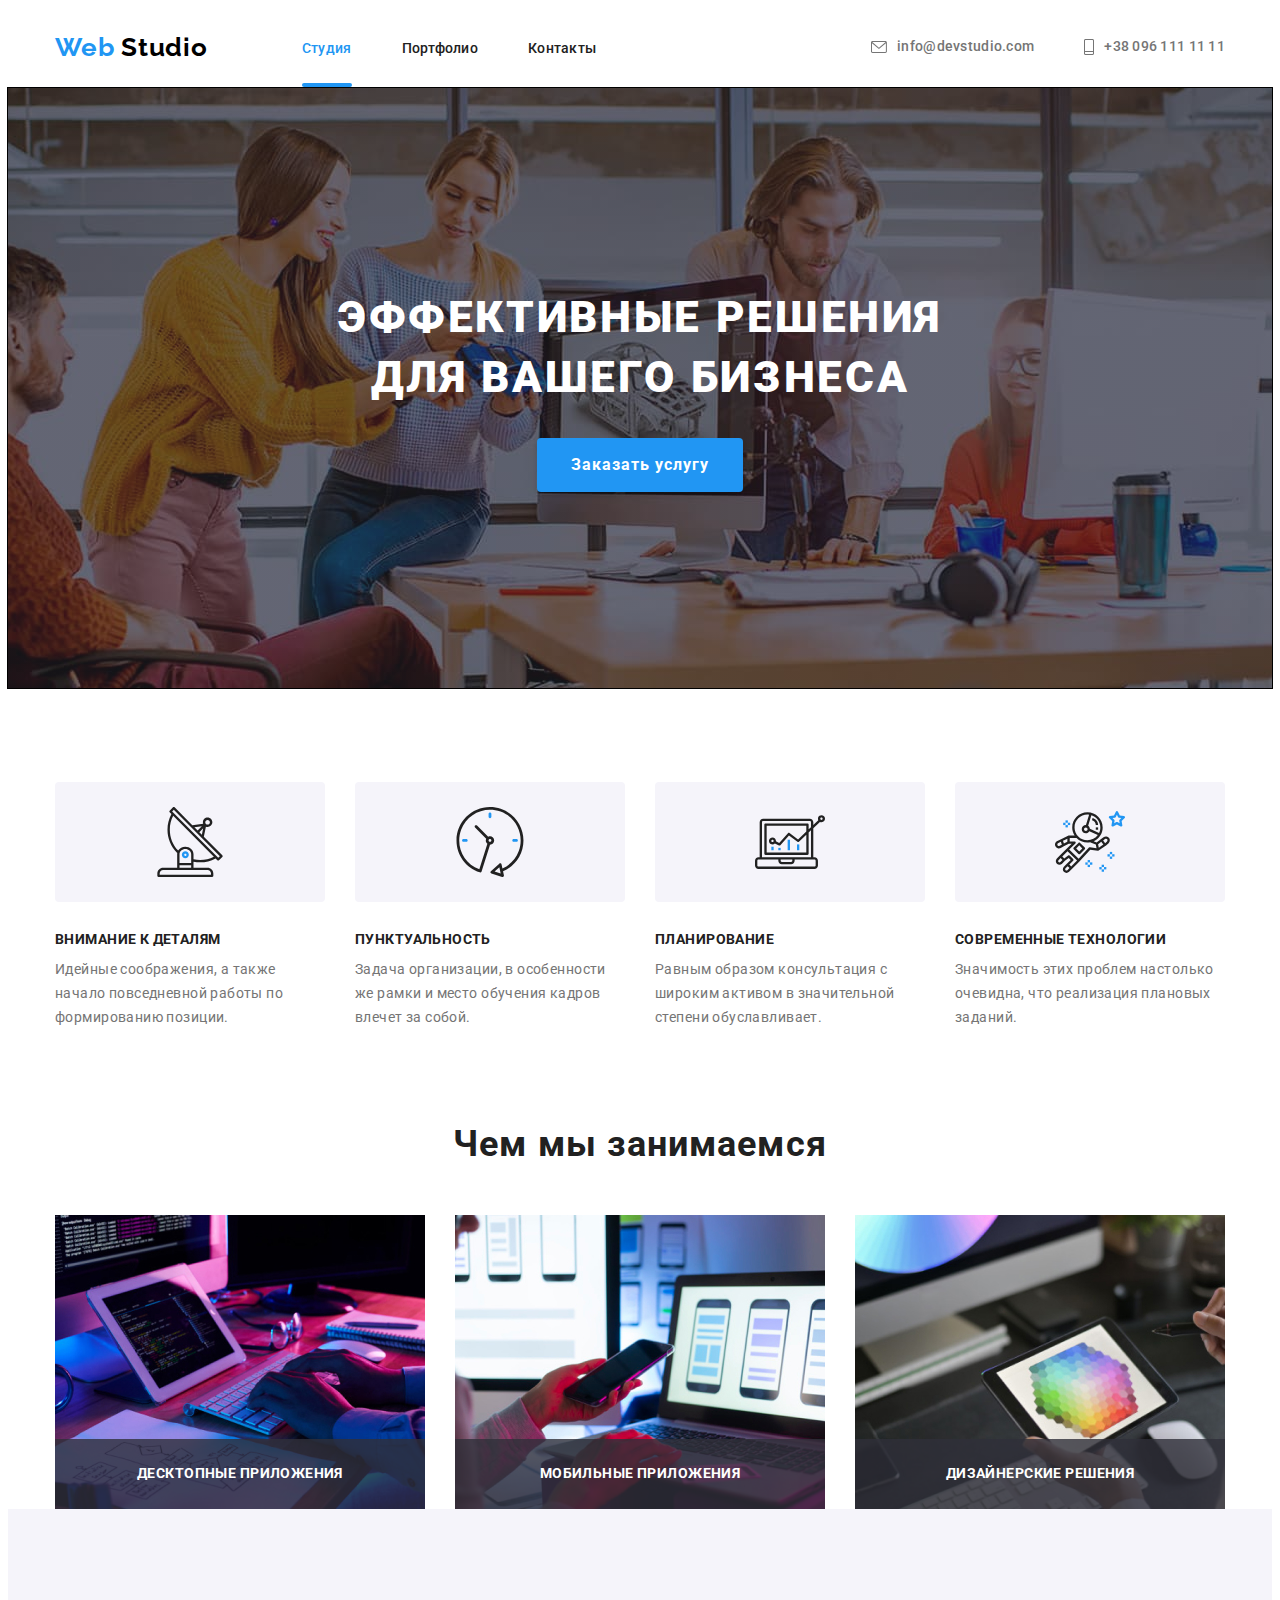
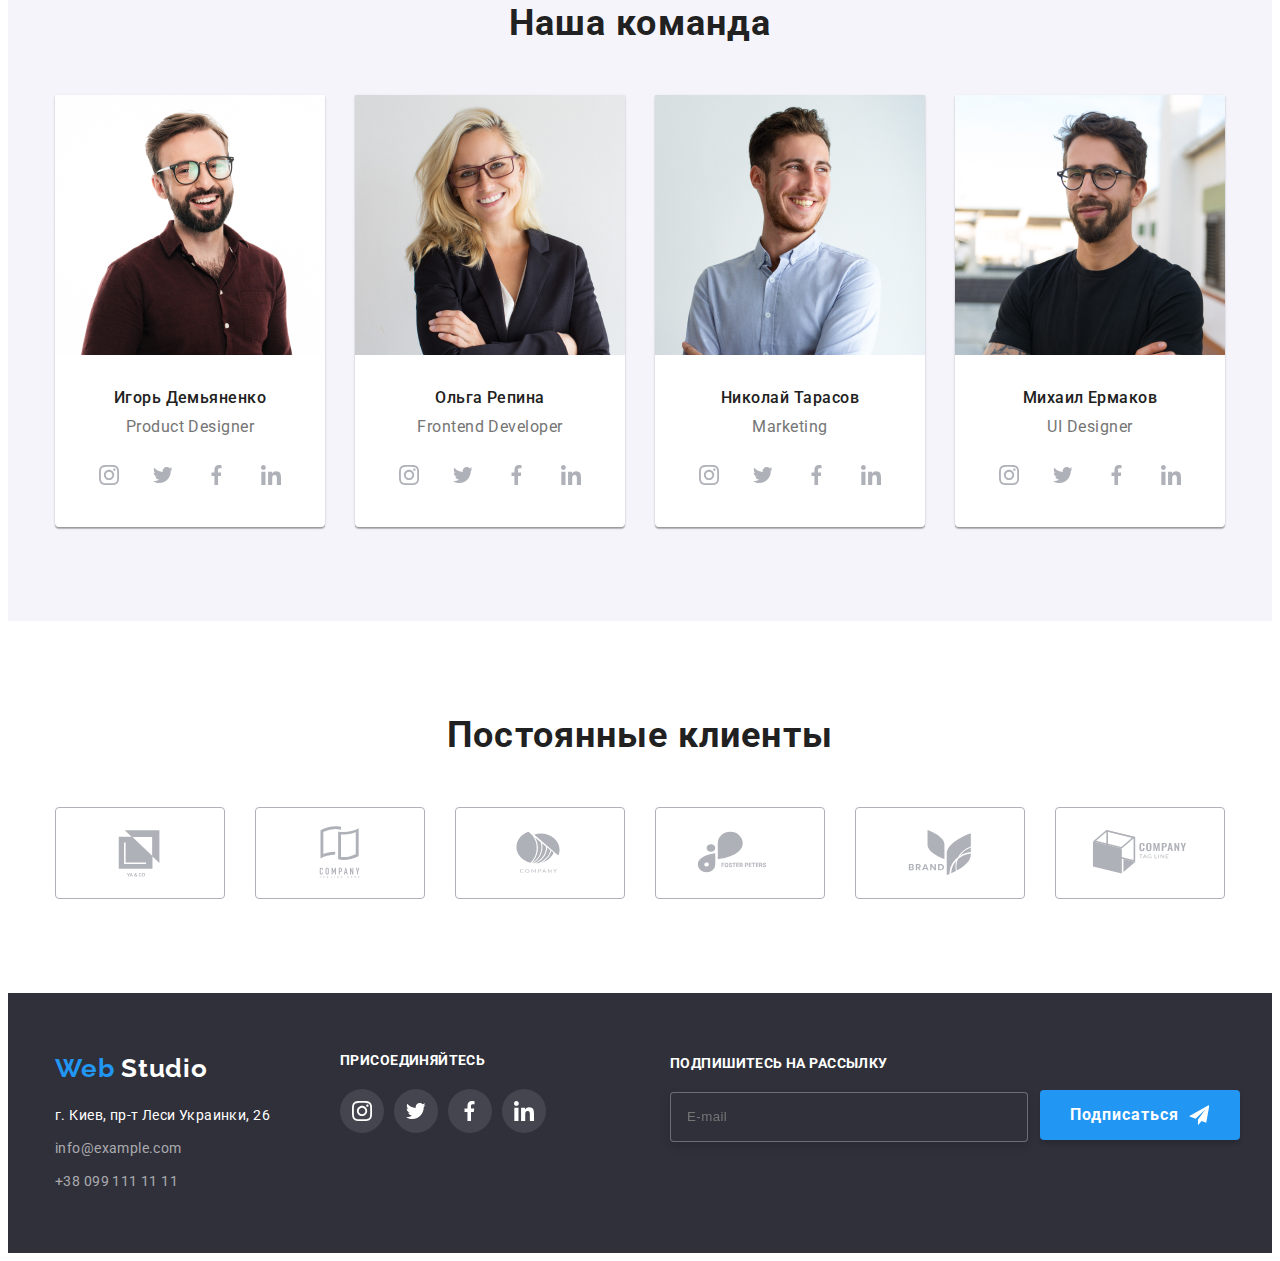
<file: index.html>
<!DOCTYPE html>
<html lang="ru">
	<head>
		<meta charset="UTF-8" />
		<meta http-equiv="X-UA-Compatible" content="IE=edge" />
		<meta name="viewport" content="width=device-width, initial-scale=1.0" />
		<title>Document</title>
		<link
			rel="stylesheet"
			href="https://cdnjs.cloudflare.com/ajax/libs/modern-normalize/1.1.0/modern-normalize.min.css"
			integrity="sha512-wpPYUAdjBVSE4KJnH1VR1HeZfpl1ub8YT/NKx4PuQ5NmX2tKuGu6U/JRp5y+Y8XG2tV+wKQpNHVUX03MfMFn9Q=="
			crossorigin="anonymous"
			referrerpolicy="no-referrer"
		/>
		<link rel="preconnect" href="https://fonts.googleapis.com" />
		<link rel="preconnect" href="https://fonts.gstatic.com" crossorigin />
		<link
			href="https://fonts.googleapis.com/css2?family=Raleway:wght@700&family=Roboto:wght@400;500;700;900&display=swap"
			rel="stylesheet"
		/>
		<link rel="stylesheet" href="css/main.min.css" />
	</head>
	<body>
		<!------------------------------ шапка страницы --------------------------->
		<header class="header">
			<div class="container header__box">
				<nav class="list header__nav">
					<a class="logo logo__header" href="#">
						<span class="logo__web">Web</span>
						<span class="logo__studio">Studio</span>
					</a>
					<ul class="site-nav list">
						<li class="site-nav__item"><a href="./index.html" class="link site-nav--pege">Студия</a></li>
						<li class="site-nav__item"><a href="./portfolio.html" class="link">Портфолио</a></li>
						<li class="site-nav__item"><a href="" class="link">Контакты</a></li>
					</ul>
				</nav>
				<ul class="list header-contact">
					<li class="header-contact__item">
						<a class="header-contact__nav" href="mailo:info@devstudio.com">
							<svg class="header-contact__icon" width="16" height="12">
								<use href="./image/icons.svg#icon-envelope"></use>
							</svg>
							info@devstudio.com
						</a>
					</li>
					<li class="header-contact__item">
						<a href="tel:+380961111111" class="header-contact__nav">
							<svg class="header-contact__icon" width="10" height="16">
								<use href="./image/icons.svg#icon-vector"></use>
							</svg>
							+38 096 111 11 11
						</a>
					</li>
				</ul>
			</div>
		</header>
		<main>
			<!------------------------------- Герой----------------------------->
			<section class="hero">
				<div class="container">
					<h1 class="hero__title">
						Эффективные решения
						<br />
						для вашего бизнеса
					</h1>
					<button type="button" class="hero__button btn" data-modal-open>Заказать услугу</button>
				</div>
			</section>
			<!------------------------------- Услуги ------------------------------->
			<section class="services-box container">
				<h2 class="visually-hidden">Услуги</h2>
				<ul class="services list">
					<li class="services__content">
						<div class="services-icon">
							<svg class="services-icon__img">
								<use href="./image/icons.svg#icon-antenna"></use>
							</svg>
						</div>
						<h3 class="services__subtitle">Внимание к деталям</h3>
						<p class="services__text">
							Идейные соображения, а также начало повседневной работы по формированию позиции.
						</p>
					</li>
					<li class="services__content">
						<div class="services-icon">
							<svg class="services-icon__img">
								<use href="./image/icons.svg#icon-clock"></use>
							</svg>
						</div>
						<h3 class="services__subtitle">Пунктуальность</h3>
						<p class="services__text">
							Задача организации, в особенности же рамки и место обучения кадров влечет за собой.
						</p>
					</li>
					<li class="services__content">
						<div class="services-icon">
							<svg class="services-icon__img">
								<use href="./image/icons.svg#icon-diagram"></use>
							</svg>
						</div>
						<h3 class="services__subtitle">Планирование</h3>
						<p class="services__text">
							Равным образом консультация с широким активом в значительной степени обуславливает.
						</p>
					</li>
					<li class="services__content">
						<div class="services-icon">
							<svg class="services-icon__img">
								<use href="./image/icons.svg#icon-astronaut"></use>
							</svg>
						</div>
						<h3 class="services__subtitle">Современные технологии</h3>
						<p class="services__text">Значимость этих проблем настолько очевидна, что реализация плановых заданий.</p>
					</li>
				</ul>
			</section>
			<!-----------------------------Чем мы занимаемся --------------------------------->
			<section class="description">
				<div class="container">
					<h2 class="description__title">Чем мы занимаемся</h2>
					<ul class="description__box list">
						<li class="description-img">
							<a href="">
								<img src="./image/computer.jpg" alt="человек печатает на ноутбуке" width="370" />
								<div class="description-img__item">
									<p class="description-img__text">Десктопные приложения</p>
								</div>
							</a>
						</li>
						<li class="description-img">
							<a href="">
								<img src="./image/phone.jpg" alt="девушка с телефоном в руках" width="370" />
								<div class="description-img__item">
									<p class="description-img__text">Мобильные приложения</p>
								</div>
							</a>
						</li>
						<li class="description-img">
							<a href="">
								<img src="./image/table.jpg" alt="рисунок на планшете" width="370" />
								<div class="description-img__item">
									<p class="description-img__text">Дизайнерские решения</p>
								</div>
							</a>
						</li>
					</ul>
				</div>
			</section>
			<!----------------------------------команда ----------------------------------->
			<section class="command">
				<div class="container">
					<h2 class="command__title">Наша команда</h2>
					<ul class="command__box list">
						<li class="command__content">
							<img src="./image/Igor.jpg" alt="Портрет Игорь Демьяненко" width="270" />
							<div class="command__holder">
								<h3 class="command__item">Игорь Демьяненко</h3>
								<p lang="en" class="command__list">Product Designer</p>
								<ul class="list socials">
									<li class="socials__icon">
										<a class="socials__link" href="">
											<svg width="20" height="20">
												<use href="./image/icons.svg#icon-instagram"></use>
											</svg>
										</a>
									</li>
									<li class="socials__icon">
										<a class="socials__link" href="">
											<svg width="20" height="20">
												<use href="./image/icons.svg#icon-twiter"></use>
											</svg>
										</a>
									</li>
									<li class="socials__icon">
										<a class="socials__link" href="">
											<svg width="20" height="20">
												<use href="./image/icons.svg#icon-facebook"></use>
											</svg>
										</a>
									</li>
									<li class="socials__icon">
										<a class="socials__link" href="">
											<svg width="20" height="20">
												<use href="./image/icons.svg#icon-linkedin"></use>
											</svg>
										</a>
									</li>
								</ul>
							</div>
						</li>
						<li class="command__content">
							<img src="./image/olga.jpg" alt="Портрет Ольга Репина" width="270" />
							<div class="command__holder">
								<h3 class="command__item">Ольга Репина</h3>
								<p lang="en" class="command__list">Frontend Developer</p>
								<ul class="list socials">
									<li class="socials__icon">
										<a class="socials__link" href="">
											<svg width="20" height="20">
												<use href="./image/icons.svg#icon-instagram"></use>
											</svg>
										</a>
									</li>
									<li class="socials__icon">
										<a class="socials__link" href="">
											<svg width="20" height="20">
												<use href="./image/icons.svg#icon-twiter"></use>
											</svg>
										</a>
									</li>
									<li class="socials__icon">
										<a class="socials__link" href="">
											<svg width="20" height="20">
												<use href="./image/icons.svg#icon-facebook"></use>
											</svg>
										</a>
									</li>
									<li class="socials__icon">
										<a class="socials__link" href="">
											<svg width="20" height="20">
												<use href="./image/icons.svg#icon-linkedin"></use>
											</svg>
										</a>
									</li>
								</ul>
							</div>
						</li>
						<li class="command__content">
							<img src="./image/Nikolay.jpg" alt="Портрет Николай Тарасов" width="270" />
							<div class="command__holder">
								<h3 class="command__item">Николай Тарасов</h3>
								<p lang="en" class="command__list">Marketing</p>
								<ul class="list socials">
									<li class="socials__icon">
										<a class="socials__link" href="">
											<svg width="20" height="20">
												<use href="./image/icons.svg#icon-instagram"></use>
											</svg>
										</a>
									</li>
									<li class="socials__icon">
										<a class="socials__link" href="">
											<svg width="20" height="20">
												<use href="./image/icons.svg#icon-twiter"></use>
											</svg>
										</a>
									</li>
									<li class="socials__icon">
										<a class="socials__link" href="">
											<svg width="20" height="20">
												<use href="./image/icons.svg#icon-facebook"></use>
											</svg>
										</a>
									</li>
									<li class="socials__icon">
										<a class="socials__link" href="">
											<svg width="20" height="20">
												<use href="./image/icons.svg#icon-linkedin"></use>
											</svg>
										</a>
									</li>
								</ul>
							</div>
						</li>
						<li class="command__content">
							<img src="./image/Mikhail.jpg" alt="Портрет Михаил Ермаков" width="270" />
							<div class="command__holder">
								<h3 class="command__item">Михаил Ермаков</h3>
								<p lang="en" class="command__list">UI Designer</p>
								<ul class="list socials">
									<li class="socials__icon">
										<a class="socials__link" href="">
											<svg width="20" height="20">
												<use href="./image/icons.svg#icon-instagram"></use>
											</svg>
										</a>
									</li>
									<li class="socials__icon">
										<a class="socials__link" href="">
											<svg width="20" height="20">
												<use href="./image/icons.svg#icon-twiter"></use>
											</svg>
										</a>
									</li>
									<li class="socials__icon">
										<a class="socials__link" href="">
											<svg width="20" height="20">
												<use href="./image/icons.svg#icon-facebook"></use>
											</svg>
										</a>
									</li>
									<li class="socials__icon">
										<a class="socials__link" href="">
											<svg width="20" height="20">
												<use href="./image/icons.svg#icon-linkedin"></use>
											</svg>
										</a>
									</li>
								</ul>
							</div>
						</li>
					</ul>
				</div>
			</section>
			<!-- Постоянные клиенты -->
			<section class="clients">
				<div class="container">
					<h2 class="clients__title">Постоянные клиенты</h2>
					<ul class="list clients__box">
						<li class="clients__block">
							<a class="clients__link" href="">
								<svg class="clients__group">
									<use href="./image/icons.svg#icon-group1"></use>
								</svg>
							</a>
						</li>
						<li class="clients__block">
							<a class="clients__link" href="">
								<svg class="clients__group">
									<use href="./image/icons.svg#icon-group2"></use>
								</svg>
							</a>
						</li>
						<li class="clients__block">
							<a class="clients__link" href="">
								<svg class="clients__group">
									<use href="./image/icons.svg#icon-group3"></use>
								</svg>
							</a>
						</li>
						<li class="clients__block">
							<a class="clients__link" href="">
								<svg class="clients__group">
									<use href="./image/icons.svg#icon-group4"></use>
								</svg>
							</a>
						</li>
						<li class="clients__block">
							<a class="clients__link" href="">
								<svg class="clients__group">
									<use href="./image/icons.svg#icon-group5"></use>
								</svg>
							</a>
						</li>
						<li class="clients__block">
							<a class="clients__link" href="">
								<svg class="clients__group">
									<use href="./image/icons.svg#icon-group6"></use>
								</svg>
							</a>
						</li>
					</ul>
				</div>
			</section>

			<!---------------------------------- Подвал ----------------------------------->
			<footer class="footer">
				<div class="container footer__box">
					<div>
						<a class="logo" href="">
							<span class="logo__web">Web</span>
							<span class="fotter--studio">Studio</span>
						</a>
						<address class="footer-address">
							<p class="footer-address__text">г. Киев, пр-т Леси Украинки, 26</p>
							<ul class="list">
								<li class="footer-address__nav">
									<a class="footer-address__link" href="mailto:info@example.com">info@example.com</a>
								</li>
								<li class="footer-address__nav">
									<a class="footer-address__link" href="tel:+380991111111">+38 099 111 11 11</a>
								</li>
							</ul>
						</address>
					</div>

					<div class="footer-socials">
						<h2 class="fotter-socials__title">присоединяйтесь</h2>
						<ul class="list icon-socials">
							<li class="icon-socials__item">
								<a class="icon-socials__link" href="">
									<svg class="" width="20" height="20">
										<use href="./image/icons.svg#icon-instagram"></use>
									</svg>
								</a>
							</li>
							<li class="icon-socials__item">
								<a class="icon-socials__link" href="">
									<svg class="" width="20" height="20">
										<use href="./image/icons.svg#icon-twiter"></use>
									</svg>
								</a>
							</li>
							<li class="icon-socials__item">
								<a class="icon-socials__link" href="">
									<svg class="" width="20" height="20">
										<use href="./image/icons.svg#icon-facebook"></use>
									</svg>
								</a>
							</li>
							<li class="icon-socials__item">
								<a class="icon-socials__link" href="">
									<svg class="" width="20" height="20">
										<use href="./image/icons.svg#icon-linkedin"></use>
									</svg>
								</a>
							</li>
						</ul>
					</div>
					<div>
						<form class="footer-form">
							<div class="footer-form__item">
								<label class="footer-form__label" for="mail">Подпишитесь на рассылку</label>
								<br />
								<input class="footer-form__input" type="email" name="mail" id="mail" placeholder="E-mail" />
							</div>
							<button class="footer-form__btn btn" type="submit">
								Подписаться
								<svg class="footer-form__icon" width="24" height="24">
									<use href="./image/icons.svg#icon-paper-plane"></use>
								</svg>
							</button>
						</form>
					</div>
				</div>
			</footer>
			<!-- модалка -->
			<!--  -->
			<div class="backdrop is-hidden" data-modal>
				<div class="modal">
					<button class="modal__close" type="button" data-modal-close>
						<svg width="11" height="11">
							<use href="./image/icons.svg#icon-close-modal"></use>
						</svg>
					</button>
					<form action="#" class="js-speaker-form modal-form">
						<p class="modal-form__text">Оставьте свои данные, мы вам перезвоним</p>
						<label class="modal-form__label" for="name">Имя</label>
						<div class="modal-form__item">
							<input class="modal-form__input" type="text" name="name" id="name" required />
							<svg class="modal-form__icon" width="12" height="12">
								<use href="./image/icons.svg#icon-man"></use>
							</svg>
						</div>
						<label class="modal-form__label" for="tel">Телефон</label>
						<div class="modal-form__item">
							<input class="modal-form__input" type="tel" name="tel" id="tel" required />
							<svg class="modal-form__icon" width="13" height="13">
								<use href="./image/icons.svg#icon-tel"></use>
							</svg>
						</div>
						<label class="modal-form__label" for="email">Почта</label>
						<div class="modal-form__item">
							<input class="modal-form__input" type="email" name="email" id="email" required />
							<svg class="modal-form__icon" width="15" height="12">
								<use href="./image/icons.svg#icon-envelope-two"></use>
							</svg>
						</div>
						<label class="modal-form__label" for="comment">Комметарий</label>
						<div class="modal-form__textarea">
							<textarea class="modal-form__comment" name="comment" id="comment" placeholder="Введите текст"></textarea>
						</div>
						<div class="modal-form__check">
							<input
								class="check__input visually-hidden"
								type="checkbox"
								name="checkbox"
								value=""
								id="consent"
								required
							/>
							<label class="modal-form__consent" for="consent">
								<span class="check__item">
									<svg class="check__svg" width="11" height="8">
										<use href="./image/icons.svg#icon-tick"></use>
									</svg>
								</span>
								Соглашаюсь с рассылкой и принимаю
								<a class="modal-form__link" href="">Условия договора</a>
							</label>
						</div>
						<button class="modal-form__bth" type="submit">Отправить</button>
					</form>
				</div>
			</div>
		</main>
		<script src="./js/modal.js"></script>
	</body>
</html>
</file>
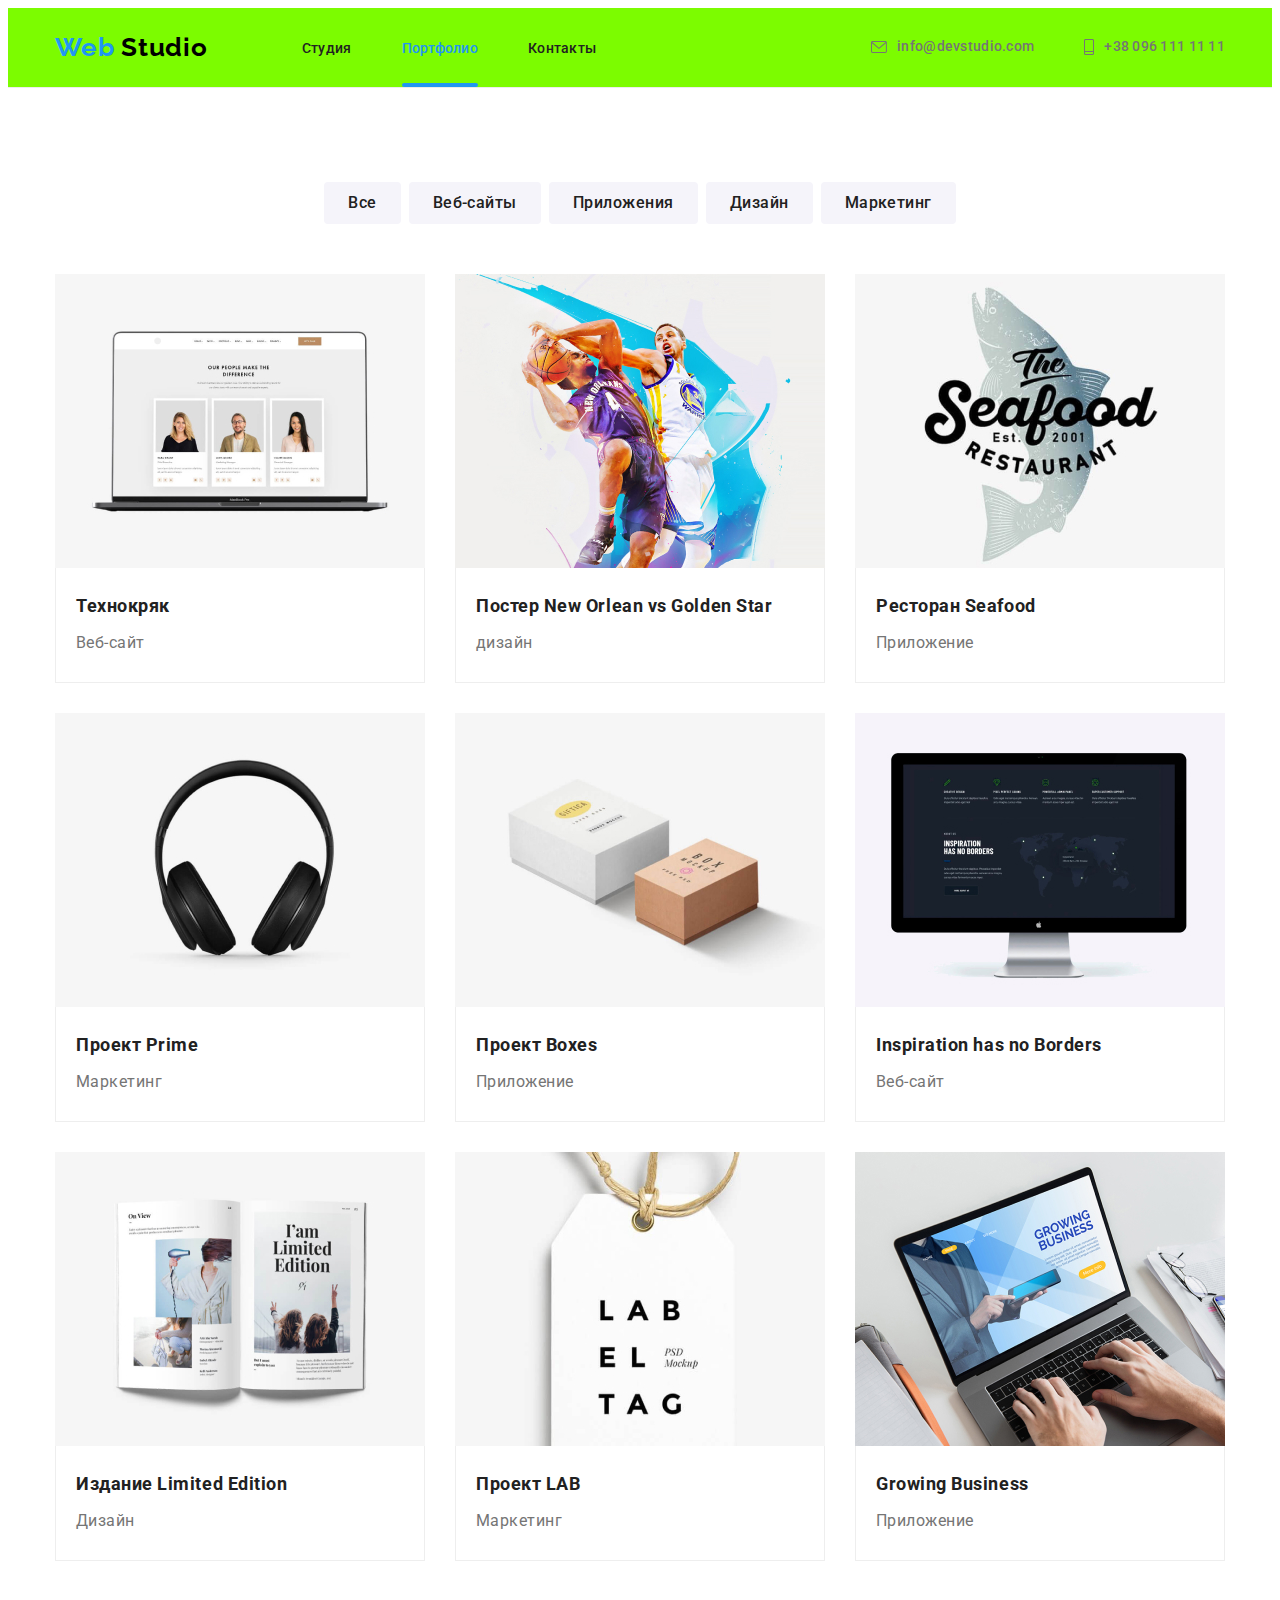
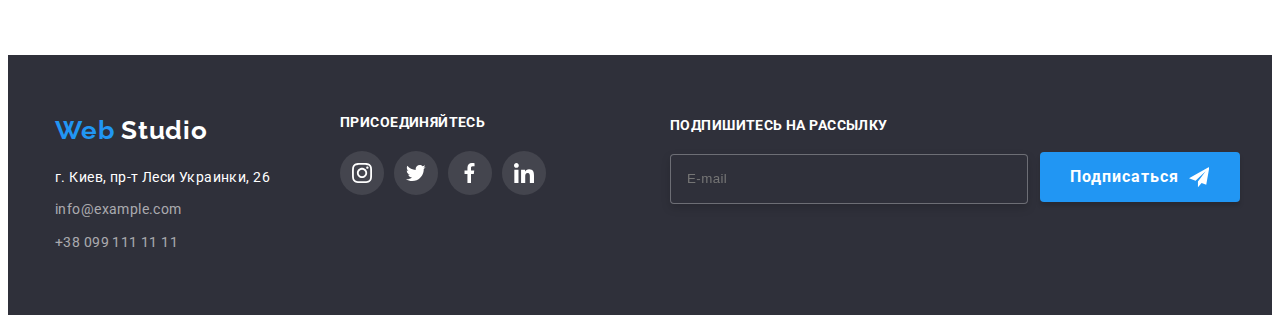
<file: portfolio.html>
<!DOCTYPE html>
<html lang="ru">
	<head>
		<meta charset="UTF-8" />
		<meta http-equiv="X-UA-Compatible" content="IE=edge" />
		<meta name="viewport" content="width=device-width, initial-scale=1.0" />
		<title>Document</title>
		<link
			rel="stylesheet"
			href="https://cdnjs.cloudflare.com/ajax/libs/modern-normalize/1.1.0/modern-normalize.min.css"
			integrity="sha512-wpPYUAdjBVSE4KJnH1VR1HeZfpl1ub8YT/NKx4PuQ5NmX2tKuGu6U/JRp5y+Y8XG2tV+wKQpNHVUX03MfMFn9Q=="
			crossorigin="anonymous"
			referrerpolicy="no-referrer"
		/>
		<link rel="preconnect" href="https://fonts.googleapis.com" />
		<link rel="preconnect" href="https://fonts.gstatic.com" crossorigin />
		<link
			href="https://fonts.googleapis.com/css2?family=Raleway:wght@700&family=Roboto:wght@400;500;700;900&display=swap"
			rel="stylesheet"
		/>
		<link rel="stylesheet" href="css/portfolio.min.css" />
	</head>
	<body>
		<!---------------------- шапка страницы ----------------------->
		<header class="header">
			<div class="container header__box">
				<nav class="list header__nav">
					<a class="logo logo__header" href="#">
						<span class="logo__web">Web</span>
						<span class="logo__studio">Studio</span>
					</a>
					<ul class="site-nav list">
						<li class="site-nav__item"><a href="./index.html" class="link">Студия</a></li>
						<li class="site-nav__item"><a href="./portfolio.html" class="link site-nav--pege">Портфолио</a></li>
						<li class="site-nav__item"><a href="" class="link">Контакты</a></li>
					</ul>
				</nav>
				<ul class="list header-contact">
					<li class="header-contact__item">
						<a class="header-contact__nav" href="mailo:info@devstudio.com">
							<svg class="header-contact__icon" width="16" height="12">
								<use href="./image/icons.svg#icon-envelope"></use>
							</svg>
							info@devstudio.com
						</a>
					</li>
					<li class="header-contact__item">
						<a href="tel:+380961111111" class="header-contact__nav">
							<svg class="header-contact__icon" width="10" height="16">
								<use href="./image/icons.svg#icon-vector"></use>
							</svg>
							+38 096 111 11 11
						</a>
					</li>
				</ul>
			</div>
		</header>
		<main>
			<section class="portfolio">
				<div class="container">
					<h1 class="visually-hidden">Портфолио навигация</h1>
					<ul class="button-nav list">
						<li class="button-nav__title"><button type="button" class="button-nav__text">Все</button></li>
						<li class="button-nav__title"><button type="button" class="button-nav__text">Веб-сайты</button></li>
						<li class="button-nav__title"><button type="button" class="button-nav__text">Приложения</button></li>
						<li class="button-nav__title"><button type="button" class="button-nav__text">Дизайн</button></li>
						<li class="button-nav__title"><button type="button" class="button-nav__text">Маркетинг</button></li>
					</ul>
					<h2 class="visually-hidden">Портфолио</h2>
					<ul class="portfolio-box list">
						<li class="portfolio-box__small">
							<a class="portfolio-box__link" href="">
								<div class="overlay">
									<img
										class="overlay__img"
										src="./image/people.jpg"
										alt="список команди на екране ноутбука"
										width="370"
									/>
									<div class="overlay__item">
										<p class="overlay__text">
											Технокряк это современная площадка распространения коронавируса. Компании используют эту платформу
											для цифрового шпионажа и атак на защищённые сервера конкурентов.
										</p>
									</div>
								</div>
								<div class="portfolio-box__content">
									<h3 class="portfolio-box__subtitile">Технокряк</h3>
									<p class="portfolio-box__text">Веб-сайт</p>
								</div>
							</a>
						</li>
						<li class="portfolio-box__small">
							<a class="portfolio-box__link" href="">
								<div class="overlay">
									<img
										class="overlay__img"
										src="./image/basketball.jpg"
										alt="два человекаграют играют в баскетбол"
										width="370"
									/>
									<div class="overlay__item">
										<p class="overlay__text">
											Технокряк это современная площадка распространения коронавируса. Компании используют эту платформу
											для цифрового шпионажа и атак на защищённые сервера конкурентов.
										</p>
									</div>
								</div>
								<div class="portfolio-box__content">
									<h3 class="portfolio-box__subtitile">
										Постер
										<span lang="en">New Orlean vs Golden Star</span>
									</h3>
									<p class="portfolio-box__text">дизайн</p>
								</div>
							</a>
						</li>
						<li class="portfolio-box__small">
							<a class="portfolio-box__link" href="">
								<div class="overlay">
									<img
										class="overlay__img"
										src="./image/restauran-poster.jpg"
										alt="афиша ресторана морепродуктов"
										width="370"
									/>
									<div class="overlay__item">
										<p class="overlay__text">
											Технокряк это современная площадка распространения коронавируса. Компании используют эту платформу
											для цифрового шпионажа и атак на защищённые сервера конкурентов.
										</p>
									</div>
								</div>
								<div class="portfolio-box__content">
									<h3 class="portfolio-box__subtitile">
										Ресторан
										<span lang="en">Seafood</span>
									</h3>
									<p class="portfolio-box__text">Приложение</p>
								</div>
							</a>
						</li>
						<li class="portfolio-box__small">
							<a class="portfolio-box__link" href="">
								<div class="overlay">
									<img class="overlay__img" src="./image/headphones.jpg" alt="наушники на белом фоне" width="370" />
									<div class="overlay__item">
										<p class="overlay__text">
											Технокряк это современная площадка распространения коронавируса. Компании используют эту платформу
											для цифрового шпионажа и атак на защищённые сервера конкурентов.
										</p>
									</div>
								</div>
								<div class="portfolio-box__content">
									<h3 class="portfolio-box__subtitile">
										Проект
										<span lang="en">Prime</span>
									</h3>
									<p class="portfolio-box__text">Маркетинг</p>
								</div>
							</a>
						</li>
						<li class="portfolio-box__small">
							<a class="portfolio-box__link" href="">
								<div class="overlay">
									<img class="overlay__img" src="./image/boxes.jpg" alt="коробки с логотипами" width="370" />
									<div class="overlay__item">
										<p class="overlay__text">
											Технокряк это современная площадка распространения коронавируса. Компании используют эту платформу
											для цифрового шпионажа и атак на защищённые сервера конкурентов.
										</p>
									</div>
								</div>
								<div class="portfolio-box__content">
									<h3 class="portfolio-box__subtitile">
										Проект
										<span lang="en">Boxes</span>
									</h3>
									<p class="portfolio-box__text">Приложение</p>
								</div>
							</a>
						</li>
						<li class="portfolio-box__small">
							<a class="portfolio-box__link" href="">
								<div class="overlay">
									<img
										class="overlay__img"
										src="./image/Inspiration-has-no-Borders.jpg"
										alt="страница веб-сайта"
										width="370"
									/>
									<div class="overlay__item">
										<p class="overlay__text">
											Технокряк это современная площадка распространения коронавируса. Компании используют эту платформу
											для цифрового шпионажа и атак на защищённые сервера конкурентов.
										</p>
									</div>
								</div>
								<div class="portfolio-box__content">
									<h3 lang="en" class="portfolio-box__subtitile">Inspiration has no Borders</h3>
									<p class="portfolio-box__text">Веб-сайт</p>
								</div>
							</a>
						</li>
						<li class="portfolio-box__small">
							<a class="portfolio-box__link" href="">
								<div class="overlay">
									<img class="overlay__img" src="./image/magazine.jpg" alt="страница журнала" width="370" />
									<div class="overlay__item">
										<p class="overlay__text">
											Технокряк это современная площадка распространения коронавируса. Компании используют эту платформу
											для цифрового шпионажа и атак на защищённые сервера конкурентов.
										</p>
									</div>
								</div>
								<div class="portfolio-box__content">
									<h3 class="portfolio-box__subtitile">
										Издание
										<span lang="en">Limited Edition</span>
									</h3>
									<p class="portfolio-box__text">Дизайн</p>
								</div>
							</a>
						</li>
						<li class="portfolio-box__small">
							<a class="portfolio-box__link" href="">
								<div class="overlay">
									<img class="overlay__img" src="./image/label.jpg" alt="етикетка с брендом" width="370" />
									<div class="overlay__item">
										<p class="overlay__text">
											Технокряк это современная площадка распространения коронавируса. Компании используют эту платформу
											для цифрового шпионажа и атак на защищённые сервера конкурентов.
										</p>
									</div>
								</div>
								<div class="portfolio-box__content">
									<h3 class="portfolio-box__subtitile">Проект LAB</h3>
									<p class="portfolio-box__text">Маркетинг</p>
								</div>
							</a>
						</li>
						<li class="portfolio-box__small">
							<a class="portfolio-box__link" href="">
								<div class="overlay">
									<img
										class="overlay__img"
										src="./image/application.jpg"
										alt="главная страница приложение"
										width="370"
									/>
									<div class="overlay__item">
										<p class="overlay__text">
											Технокряк это современная площадка распространения коронавируса. Компании используют эту платформу
											для цифрового шпионажа и атак на защищённые сервера конкурентов.
										</p>
									</div>
								</div>
								<div class="portfolio-box__content">
									<h3 lang="en" class="portfolio-box__subtitile">Growing Business</h3>
									<p class="portfolio-box__text">Приложение</p>
								</div>
							</a>
						</li>
					</ul>
				</div>
			</section>
		</main>
		<!---------------------------- Подвал -------------------------->
		<footer class="footer">
			<div class="container footer__box">
				<div>
					<a class="logo" href="">
						<span class="logo__web">Web</span>
						<span class="fotter--studio">Studio</span>
					</a>
					<address class="footer-address">
						<p class="footer-address__text">г. Киев, пр-т Леси Украинки, 26</p>
						<ul class="list">
							<li class="footer-address__nav">
								<a class="footer-address__link" href="mailto:info@example.com">info@example.com</a>
							</li>
							<li class="footer-address__nav">
								<a class="footer-address__link" href="tel:+380991111111">+38 099 111 11 11</a>
							</li>
						</ul>
					</address>
				</div>

				<div class="footer-socials">
					<h2 class="fotter-socials__title">присоединяйтесь</h2>
					<ul class="list icon-socials">
						<li class="icon-socials__item">
							<a class="icon-socials__link" href="">
								<svg class="" width="20" height="20">
									<use href="./image/icons.svg#icon-instagram"></use>
								</svg>
							</a>
						</li>
						<li class="icon-socials__item">
							<a class="icon-socials__link" href="">
								<svg class="" width="20" height="20">
									<use href="./image/icons.svg#icon-twiter"></use>
								</svg>
							</a>
						</li>
						<li class="icon-socials__item">
							<a class="icon-socials__link" href="">
								<svg class="" width="20" height="20">
									<use href="./image/icons.svg#icon-facebook"></use>
								</svg>
							</a>
						</li>
						<li class="icon-socials__item">
							<a class="icon-socials__link" href="">
								<svg class="" width="20" height="20">
									<use href="./image/icons.svg#icon-linkedin"></use>
								</svg>
							</a>
						</li>
					</ul>
				</div>
				<div>
					<form class="footer-form">
						<div class="footer-form__item">
							<label class="footer-form__label" for="mail">Подпишитесь на рассылку</label>
							<br />
							<input class="footer-form__input" type="email" name="mail" id="mail" placeholder="E-mail" />
						</div>
						<button class="footer-form__btn btn" type="submit">
							Подписаться
							<svg class="footer-form__icon" width="24" height="24">
								<use href="./image/icons.svg#icon-paper-plane"></use>
							</svg>
						</button>
					</form>
				</div>
			</div>
		</footer>
	</body>
</html>
</file>
<file: css/main.min.css>
.logo{font-family:"Raleway", sans-serif;font-size:26px;font-weight:700;line-height:1.19;letter-spacing:.03em;margin:0}.logo__web{color:#2196f3}.logo__studio{color:#000}.logo__header{margin-right:94px}.fotter--studio{color:#fff}html{box-sizing:border-box}*,*::before,*::after{box-sizing:inherit}body{font-family:"Roboto", sans-serif;background-color:#fff;color:#757575}.list{list-style:none;padding:0;margin:0}a{text-decoration:none}.container{width:1200px;padding-left:15px;padding-right:15px;margin:0 auto}.btn{font-size:16px;font-weight:700;line-height:1.87;letter-spacing:.06em;border-radius:4px;border-color:transparent;cursor:pointer;font-family:inherit;background-color:#2196f3;color:#fff}.header{border-bottom:1px solid #ececec;padding:24px 0}.header__box,.header__nav{display:flex;align-items:center;justify-content:center}.site-nav{display:flex;align-items:center;justify-content:center}.site-nav--pege{position:relative}.site-nav--pege::after{position:absolute;bottom:-31px;content:"";display:block;width:100%;height:4px;background-color:#2196f3;border-radius:2px}.site-nav__item:not(:last-child){margin-right:50px}.header-contact{display:flex;align-items:center;justify-content:center;margin-left:auto}.header-contact__icon{fill:currentColor;margin-right:10px}.header-contact__item{display:block;align-items:center;transition:color 250ms cubic-bezier(0.4, 0, 0.2, 1)}.header-contact__item:not(:last-child){margin-right:50px}.site-nav .link{color:#212121;font-size:14px;font-weight:500;line-height:1.14;letter-spacing:.02em;transition:color 250ms cubic-bezier(0.4, 0, 0.2, 1)}.site-nav .link:hover,.site-nav .link:focus{color:#2196f3}.site-nav__item .link.site-nav--pege{color:#2196f3}.header-contact__nav{color:#757575;font-size:14px;font-weight:500;line-height:1.14;letter-spacing:.02em;display:flex;align-items:center;justify-content:center;transition:color 250ms cubic-bezier(0.4, 0, 0.2, 1)}.header-contact__nav:hover,.header-contact__nav:focus{color:#2196f3}.footer{background-color:#2f303a;padding:60px 0}.footer__box{position:relative;display:flex}.footer-address{font-size:14px;font-weight:400;line-height:1.71;letter-spacing:.03em;font-style:normal;margin:20px 0 0 0;font-family:inherit}.footer-address__text{margin:0 0 9px 0;color:#fff}.footer-address__link{color:rgba(255,255,255,0.6)}.footer-address:last-child{margin-bottom:0}.footer-address__nav:not(:last-child){margin-bottom:9px}.footer-socials{margin-left:70px;margin-right:93px}.footer-socials:not(:first-letter){margin-left:70px}.fotter-socials__title{font-size:14px;font-weight:700;line-height:1.14;letter-spacing:.03em;text-transform:uppercase;color:#fff;margin-top:0;margin-bottom:20px}.icon-socials{display:flex;align-items:center;justify-content:center;margin:0;padding:0}.icon-socials__item{width:44px;height:44px}.icon-socials__item+.icon-socials__item{margin-left:10px}.icon-socials__link{width:100%;height:100%;display:flex;align-items:center;justify-content:center;fill:#fff;background-color:#44454e;border-radius:50%;transition:background-color 250ms cubic-bezier(0.4, 0, 0.2, 1)}.icon-socials__link:hover,.icon-socials__link:focus{background-color:#2196f3}.footer-form{position:absolute;top:0;right:0;display:flex;align-items:center;justify-content:center}.footer-form__label{font-size:14px;font-weight:700;line-height:1.14;letter-spacing:.03em;text-transform:uppercase;color:#fff}.footer-form__input{width:358px;height:50px;padding:15px 16px;background-color:#2f303a;border:1px solid rgba(255,255,255,0.3);filter:drop-shadow(0px 4px 4px rgba(0,0,0,0.15));border-radius:4px;letter-spacing:0.03em;color:rgba(255,255,255,0.6);margin-top:20px;outline:none}.footer-form__btn{width:200px;height:50px;display:flex;align-items:center;justify-content:center;text-align:center;color:#fff;background-color:#2196f3;box-shadow:0px 4px 4px rgba(0,0,0,0.15);padding:10px 29px 10px 28px;margin:36px 0 0 12px}.footer-form__icon{width:100%;height:100%;fill:#fff;margin-left:10px}.hero{text-align:center;background-color:#2f303a;max-width:1600px;height:600px;padding:200px 0;margin:0 auto;outline:1px solid #000;background-image:linear-gradient(rgba(47,48,58,0.4), rgba(47,48,58,0.4)),url(../image/background-for-hero-1.jpg);background-position:center;background-size:cover;align-items:center}.hero__title{color:#fff;font-size:44px;font-weight:900;line-height:1.36;letter-spacing:.06em;text-transform:uppercase;margin-bottom:30px;margin-top:0;margin-bottom:30px}.hero__button{padding:10px 32px;box-shadow:0px 4px 4px rgba(0,0,0,0.15)}.services-box{padding-top:94px}.services{flex-direction:row;display:flex;align-items:center;justify-content:center}.services__content{width:270px;letter-spacing:0.03em;margin-right:30px}.services__content:last-child{margin-right:0}.services__subtitle{font-size:14px;font-weight:700;line-height:1.14;letter-spacing:.03em;text-transform:uppercase;color:#212121;margin-top:0;margin-bottom:10px}.services__text{font-size:14px;font-weight:400;line-height:1.71;letter-spacing:.03em;color:#757575;margin:0}.services-icon{width:270px;height:120px;background:#f5f4fa;border-radius:4px;margin-bottom:30px;display:flex;align-items:center;justify-content:center}.services-icon__img{width:70px;height:70px}.description{padding-top:94px}.description__title{color:#212121;font-size:36px;font-weight:700;line-height:1.16;letter-spacing:.03em;text-align:center;margin:0 0 50px 0}.description__box{flex-direction:row;display:flex;justify-content:space-between;max-height:294px}.description-img{position:relative;display:block;max-width:100%;height:auto;z-index:1}.description-img__item{position:absolute;display:flex;align-items:center;justify-content:center;bottom:0;right:0;width:370px;height:70px;background-color:rgba(47,48,58,0.8)}.description-img__text{font-size:14px;font-weight:700;line-height:1.14;letter-spacing:.03em;text-transform:uppercase;color:#fff;margin:0}.command{background-color:#f5f4fa;padding:94px 0}.command__title{color:#212121;font-size:36px;font-weight:700;line-height:1.16;letter-spacing:.03em;text-align:center;margin:0 0 50px 0}.command__box{flex-direction:row;display:flex;justify-content:space-between}.command__content{background-color:#fff;box-shadow:0px 1px 3px rgba(0,0,0,0.12),0px 1px 1px rgba(0,0,0,0.14),0px 2px 1px rgba(0,0,0,0.2);border-radius:0px 0px 4px 4px}.command__holder{padding:30px 0}.command__item{font-size:16px;font-weight:500;line-height:1.18;letter-spacing:.03em;text-align:center;color:#212121;margin:0 0 10px 0}.command__list{font-size:16px;font-weight:400;line-height:1.18;letter-spacing:.03em;text-align:center;color:#757575;padding:0;margin:0}.socials{display:flex;align-items:center;justify-content:center;margin-top:16px;padding:0}.socials__icon{width:44px;height:44px}.socials__icon+.socials__icon{margin-left:10px}.socials__link{width:100%;height:100%;display:flex;align-items:center;justify-content:center;fill:#afb1b8;border-radius:50%;transition:background-color 250ms cubic-bezier(0.4, 0, 0.2, 1),fill 250ms cubic-bezier(0.4, 0, 0.2, 1)}.socials__link:hover,.socials__link:focus{fill:#fff;background-color:#2196f3}.clients{padding:94px 0;text-align:center;margin:0}.clients__title{font-size:36px;font-weight:700;line-height:1.16;letter-spacing:.03em;color:#212121;margin:0;margin-bottom:50px}.clients__box{display:flex;align-items:center;justify-content:center;margin:0}.clients__block{width:170px;height:92px;margin:0}.clients__link{display:flex;align-items:center;justify-content:center;width:100%;height:100%;border-radius:4px;box-sizing:border-box;border:1px solid #afb1b8;fill:#afb1b8;transition:fill 250ms cubic-bezier(0.4, 0, 0.2, 1),border 250ms cubic-bezier(0.4, 0, 0.2, 1)}.clients__link:hover,.clients__link:focus{border:1px solid #2196f3;fill:#2196f3}.clients__group{width:106px;height:60px;margin:0}.clients__block+.clients__block{margin-left:30px}.backdrop{position:fixed;top:0;left:0;width:100%;height:100%;background-color:rgba(0,0,0,0.2);z-index:2;transition:opacity 250ms cubic-bezier(0.4, 0, 0.2, 1),visibility 250ms cubic-bezier(0.4, 0, 0.2, 1)}.is-hidden{opacity:0;pointer-events:none;visibility:hidden}.modal{position:absolute;top:50%;left:50%;transform:translate(-50%, -50%);min-width:528px;min-height:581px;background-color:#fff;border-radius:4px;box-shadow:0px 1px 3px rgba(0,0,0,0.12),0px 1px 1px rgba(0,0,0,0.14),0px 2px 1px rgba(0,0,0,0.2);margin:0;padding:0}.modal__close{position:absolute;top:8px;right:8px;width:30px;height:30px;border-radius:50%;box-sizing:border-box;cursor:pointer;background-color:#fff;border:1px solid rgba(0,0,0,0.1);margin:0;padding:0;transition:fill 250ms cubic-bezier(0.4, 0, 0.2, 1)}.modal__close:hover,.modal__close:focus{fill:#2196f3}.modal-form{padding:40px}.modal-form__text{font-size:20px;font-weight:700;line-height:1.15;letter-spacing:.03em;text-align:center;color:#212121;margin:0 0 12px 0}.modal-form__item{position:relative;margin:4px 0 0 0}.modal-form__lable{font-size:12px;font-weight:400;line-height:1.16;letter-spacing:.01em;color:#757575}.modal-form__input{width:100%;height:40px;border:1px solid rgba(33,33,33,0.2);border-radius:4px;padding-left:42px;padding-right:15px;margin:0;outline:none;transition:border 1000ms cubic-bezier(0.4, 0, 0.2, 1)}.modal-form__input:focus{border:1px solid #2196f3}.modal-form__input:focus+.modal-form__icon{fill:#2196f3}.modal-form__icon{content:"";position:absolute;top:15px;left:15px;transition:fill 250ms cubic-bezier(0.4, 0, 0.2, 1)}.modal-form__item:not(:last-child){margin-bottom:10px}.modal-form__input,.modal-form__lable,.modal-icon{cursor:pointer}.modal-form__textarea{margin:0 0 20px 0}textarea{resize:none}.modal-form__comment{width:100%;height:120px;border:1px solid rgba(33,33,33,0.2);box-sizing:border-box;border-radius:4px;padding:12px 16px;margin:4px 0 0 0;outline:none;transition:border 250ms cubic-bezier(0.4, 0, 0.2, 1)}.modal-form__comment:focus{border:1px solid #2196f3}.modal-form__comment::placeholder{font-size:12px;font-weight:400;line-height:1.16;letter-spacing:.01em;color:rgba(117,117,117,0.5)}.modal-form__bth{font-family:inherit;font-size:16px;font-weight:700;line-height:1.87;letter-spacing:.06em;display:flex;align-items:center;justify-content:center;width:200px;height:50px;cursor:pointer;background-color:#2196f3;color:#fff;box-shadow:0px 4px 4px rgba(0,0,0,0.15);border-radius:4px;border-color:transparent;margin:0 auto}.modal-form__check{margin:0 0 30px 0}.check__input:checked+.modal-form__consent .check__item{background-color:#2196f3;border:none;transition:background-color 250ms cubic-bezier(0.4, 0, 0.2, 1)}.check__input:focus+.modal-form__consent .check__item{border-color:#2196f3}.modal-form__consent{display:flex;align-items:center;justify-content:center;font-size:14px;font-weight:400;line-height:1.71;letter-spacing:.03em;color:#757575}.check__item{display:flex;align-items:center;justify-content:center;width:16px;height:15px;border:2px solid #000;border-radius:2px;margin-right:8px;transition:border-color 250ms cubic-bezier(0.4, 0, 0.2, 1)}.check__svg{fill:#fff}.visually-hidden{position:absolute;white-space:nowrap;width:1px;height:1px;overflow:hidden;border:0;padding:0;clip:rect(0 0 0 0);clip-path:inset(50%);margin:-1px}
/*# sourceMappingURL=main.min.css.map */
</file>
<file: css/portfolio.min.css>
.logo{font-family:"Raleway", sans-serif;font-size:26px;font-weight:700;line-height:1.19;letter-spacing:.03em;margin:0}.logo__web{color:#2196f3}.logo__studio{color:#000}.logo__header{margin-right:94px}.fotter--studio{color:#fff}html{box-sizing:border-box}*,*::before,*::after{box-sizing:inherit}body{font-family:"Roboto", sans-serif;background-color:#fff;color:#757575}.list{list-style:none;padding:0;margin:0}a{text-decoration:none}.container{width:1200px;padding-left:15px;padding-right:15px;margin:0 auto}.btn{font-size:16px;font-weight:700;line-height:1.87;letter-spacing:.06em;border-radius:4px;border-color:transparent;cursor:pointer;font-family:inherit;background-color:#2196f3;color:#fff}.visually-hidden{position:absolute;white-space:nowrap;width:1px;height:1px;overflow:hidden;border:0;padding:0;clip:rect(0 0 0 0);clip-path:inset(50%);margin:-1px}.header{border-bottom:1px solid #ececec;padding:24px 0;background-color:lawngreen}.header__box,.header__nav{display:flex;align-items:center;justify-content:center}.site-nav{display:flex;align-items:center;justify-content:center}.site-nav--pege{position:relative}.site-nav--pege::after{position:absolute;bottom:-31px;content:"";display:block;width:100%;height:4px;background-color:#2196f3;border-radius:2px}.site-nav__item:not(:last-child){margin-right:50px}.header-contact{display:flex;align-items:center;justify-content:center;margin-left:auto}.header-contact__icon{fill:currentColor;margin-right:10px}.header-contact__item{display:block;align-items:center;transition:color 250ms cubic-bezier(0.4, 0, 0.2, 1)}.header-contact__item:not(:last-child){margin-right:50px}.site-nav .link{color:#212121;font-size:14px;font-weight:500;line-height:1.14;letter-spacing:.02em;transition:color 250ms cubic-bezier(0.4, 0, 0.2, 1)}.site-nav .link:hover,.site-nav .link:focus{color:#2196f3}.site-nav__item .link.site-nav--pege{color:#2196f3}.header-contact__nav{color:#757575;font-size:14px;font-weight:500;line-height:1.14;letter-spacing:.02em;display:flex;align-items:center;justify-content:center;transition:color 250ms cubic-bezier(0.4, 0, 0.2, 1)}.header-contact__nav:hover,.header-contact__nav:focus{color:#2196f3}.footer{background-color:#2f303a;padding:60px 0}.footer__box{position:relative;display:flex}.footer-address{font-size:14px;font-weight:400;line-height:1.71;letter-spacing:.03em;font-style:normal;margin:20px 0 0 0;font-family:inherit}.footer-address__text{margin:0 0 9px 0;color:#fff}.footer-address__link{color:rgba(255,255,255,0.6)}.footer-address:last-child{margin-bottom:0}.footer-address__nav:not(:last-child){margin-bottom:9px}.footer-socials{margin-left:70px;margin-right:93px}.footer-socials:not(:first-letter){margin-left:70px}.fotter-socials__title{font-size:14px;font-weight:700;line-height:1.14;letter-spacing:.03em;text-transform:uppercase;color:#fff;margin-top:0;margin-bottom:20px}.icon-socials{display:flex;align-items:center;justify-content:center;margin:0;padding:0}.icon-socials__item{width:44px;height:44px}.icon-socials__item+.icon-socials__item{margin-left:10px}.icon-socials__link{width:100%;height:100%;display:flex;align-items:center;justify-content:center;fill:#fff;background-color:#44454e;border-radius:50%;transition:background-color 250ms cubic-bezier(0.4, 0, 0.2, 1)}.icon-socials__link:hover,.icon-socials__link:focus{background-color:#2196f3}.footer-form{position:absolute;top:0;right:0;display:flex;align-items:center;justify-content:center}.footer-form__label{font-size:14px;font-weight:700;line-height:1.14;letter-spacing:.03em;text-transform:uppercase;color:#fff}.footer-form__input{width:358px;height:50px;padding:15px 16px;background-color:#2f303a;border:1px solid rgba(255,255,255,0.3);filter:drop-shadow(0px 4px 4px rgba(0,0,0,0.15));border-radius:4px;letter-spacing:0.03em;color:rgba(255,255,255,0.6);margin-top:20px;outline:none}.footer-form__btn{width:200px;height:50px;display:flex;align-items:center;justify-content:center;text-align:center;color:#fff;background-color:#2196f3;box-shadow:0px 4px 4px rgba(0,0,0,0.15);padding:10px 29px 10px 28px;margin:36px 0 0 12px}.footer-form__icon{width:100%;height:100%;fill:#fff;margin-left:10px}.portfolio{padding:94px 0 94px 0}.button-nav{flex-direction:row;display:flex;align-items:center;justify-content:center;margin-bottom:50px}.button-nav__title:not(:last-child){margin-right:8px}.button-nav__text{background-color:#f5f4fa;color:#212121;font-size:16px;font-weight:500;line-height:1.62;letter-spacing:.03em;border-radius:4px;border-color:transparent;cursor:pointer;text-align:center;align-items:center;font-family:inherit;padding:6px 22px;transition:background-color 250ms cubic-bezier(0.4, 0, 0.2, 1),color 250ms cubic-bezier(0.4, 0, 0.2, 1)}.button-nav__text:hover,.button-nav__text:focus{background-color:#2196f3;color:#fff;box-shadow:0px 3px 1px rgba(0,0,0,0.1),0px 1px 2px rgba(0,0,0,0.08),0px 2px 2px rgba(0,0,0,0.12)}.portfolio-box{display:flex;flex-wrap:wrap}.portfolio-box__small{margin:0 30px 30px 0}.portfolio-box__small:nth-child(3n+3){margin-right:0}.portfolio-box__small:nth-child(1n+7){margin-bottom:0}.portfolio-box__link{display:block;transition:box-shadow 250ms cubic-bezier(0.4, 0, 0.2, 1)}.portfolio-box__link:hover,.portfolio-box__link:focus{box-sizing:border-box;box-shadow:0px 1px 1px rgba(0,0,0,0.12),0px 4px 4px rgba(0,0,0,0.06),1px 4px 6px rgba(0,0,0,0.16)}.overlay{position:relative;overflow:hidden}.overlay::before{display:inline-block;position:absolute;content:"";width:100%;height:294px;background-color:rgba(33,150,243,0.9)}.overlay__img{display:block;max-width:100%;height:auto}.portfolio-box__subtitile{font-size:18px;font-weight:700;line-height:2;letter-spacing:.03em;color:#212121;margin:0 0 4px 0;padding:0}.portfolio-box__text{font-size:16px;font-weight:400;line-height:1.87;letter-spacing:.03em;color:#757575;margin:0;padding:0}.portfolio-box__content{padding:20px 20px 24px 20px;border-right:1px solid #eeeeee;border-bottom:1px solid #eeeeee;border-left:1px solid #eeeeee}.overlay::before,.overlay__item{transform:translateY(100%);transition:transform 250ms cubic-bezier(0.4, 0, 0.2, 1)}.overlay__item{display:inline-block;position:absolute;top:0;width:100%;height:294px;padding:63px 24px}.overlay__text{font-family:inherit;font-size:18px;font-weight:400;line-height:1.56;letter-spacing:.03em;color:#fff;margin:0}.portfolio-box__link:hover .overlay::before,.portfolio-box__link:focus .overlay::before,.portfolio-box__link:hover .overlay__item,.portfolio-box__link:focus .overlay__item{transform:translateY(0)}
/*# sourceMappingURL=portfolio.min.css.map */
</file>
